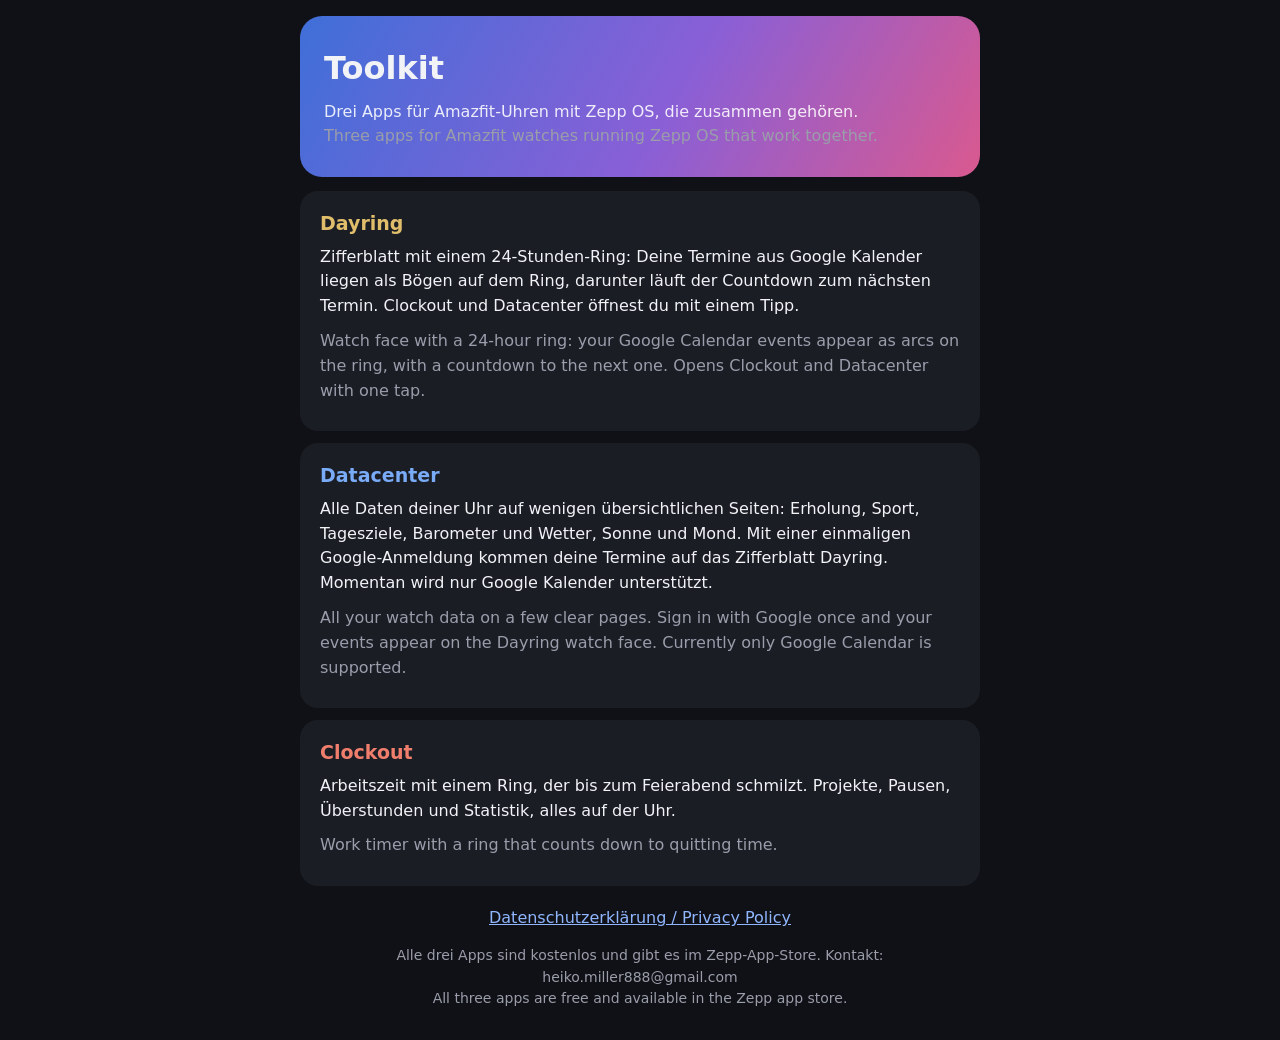
<file: index.html>
<!doctype html>
<html lang="de">
<head>
<meta charset="utf-8">
<meta name="viewport" content="width=device-width, initial-scale=1">
<title>Toolkit für Amazfit</title>
<meta name="description" content="Dayring, Datacenter und Clockout: drei Apps für Amazfit-Uhren mit Zepp OS.">
<link rel="stylesheet" href="stil.css">
</head>
<body>
<header class="kopf">
  <h1>Toolkit</h1>
  <p>Drei Apps für Amazfit-Uhren mit Zepp OS, die zusammen gehören.<br><span class="en">Three apps for Amazfit watches running Zepp OS that work together.</span></p>
</header>

<main>
  <section class="karte">
    <h2 style="color:#e0bd6a">Dayring</h2>
    <p>Zifferblatt mit einem 24-Stunden-Ring: Deine Termine aus Google Kalender liegen als Bögen auf dem Ring, darunter läuft der Countdown zum nächsten Termin. Clockout und Datacenter öffnest du mit einem Tipp.</p>
    <p class="en">Watch face with a 24-hour ring: your Google Calendar events appear as arcs on the ring, with a countdown to the next one. Opens Clockout and Datacenter with one tap.</p>
  </section>

  <section class="karte">
    <h2 style="color:#79abf7">Datacenter</h2>
    <p>Alle Daten deiner Uhr auf wenigen übersichtlichen Seiten: Erholung, Sport, Tagesziele, Barometer und Wetter, Sonne und Mond. Mit einer einmaligen Google-Anmeldung kommen deine Termine auf das Zifferblatt Dayring. Momentan wird nur Google Kalender unterstützt.</p>
    <p class="en">All your watch data on a few clear pages. Sign in with Google once and your events appear on the Dayring watch face. Currently only Google Calendar is supported.</p>
  </section>

  <section class="karte">
    <h2 style="color:#f07e6c">Clockout</h2>
    <p>Arbeitszeit mit einem Ring, der bis zum Feierabend schmilzt. Projekte, Pausen, Überstunden und Statistik, alles auf der Uhr.</p>
    <p class="en">Work timer with a ring that counts down to quitting time.</p>
  </section>

  <p class="links"><a href="datenschutz.html">Datenschutzerklärung / Privacy Policy</a></p>
  <p class="klein">Alle drei Apps sind kostenlos und gibt es im Zepp-App-Store. Kontakt: heiko.miller888@gmail.com<br><span class="en">All three apps are free and available in the Zepp app store.</span></p>
</main>
</body>
</html>
</file>
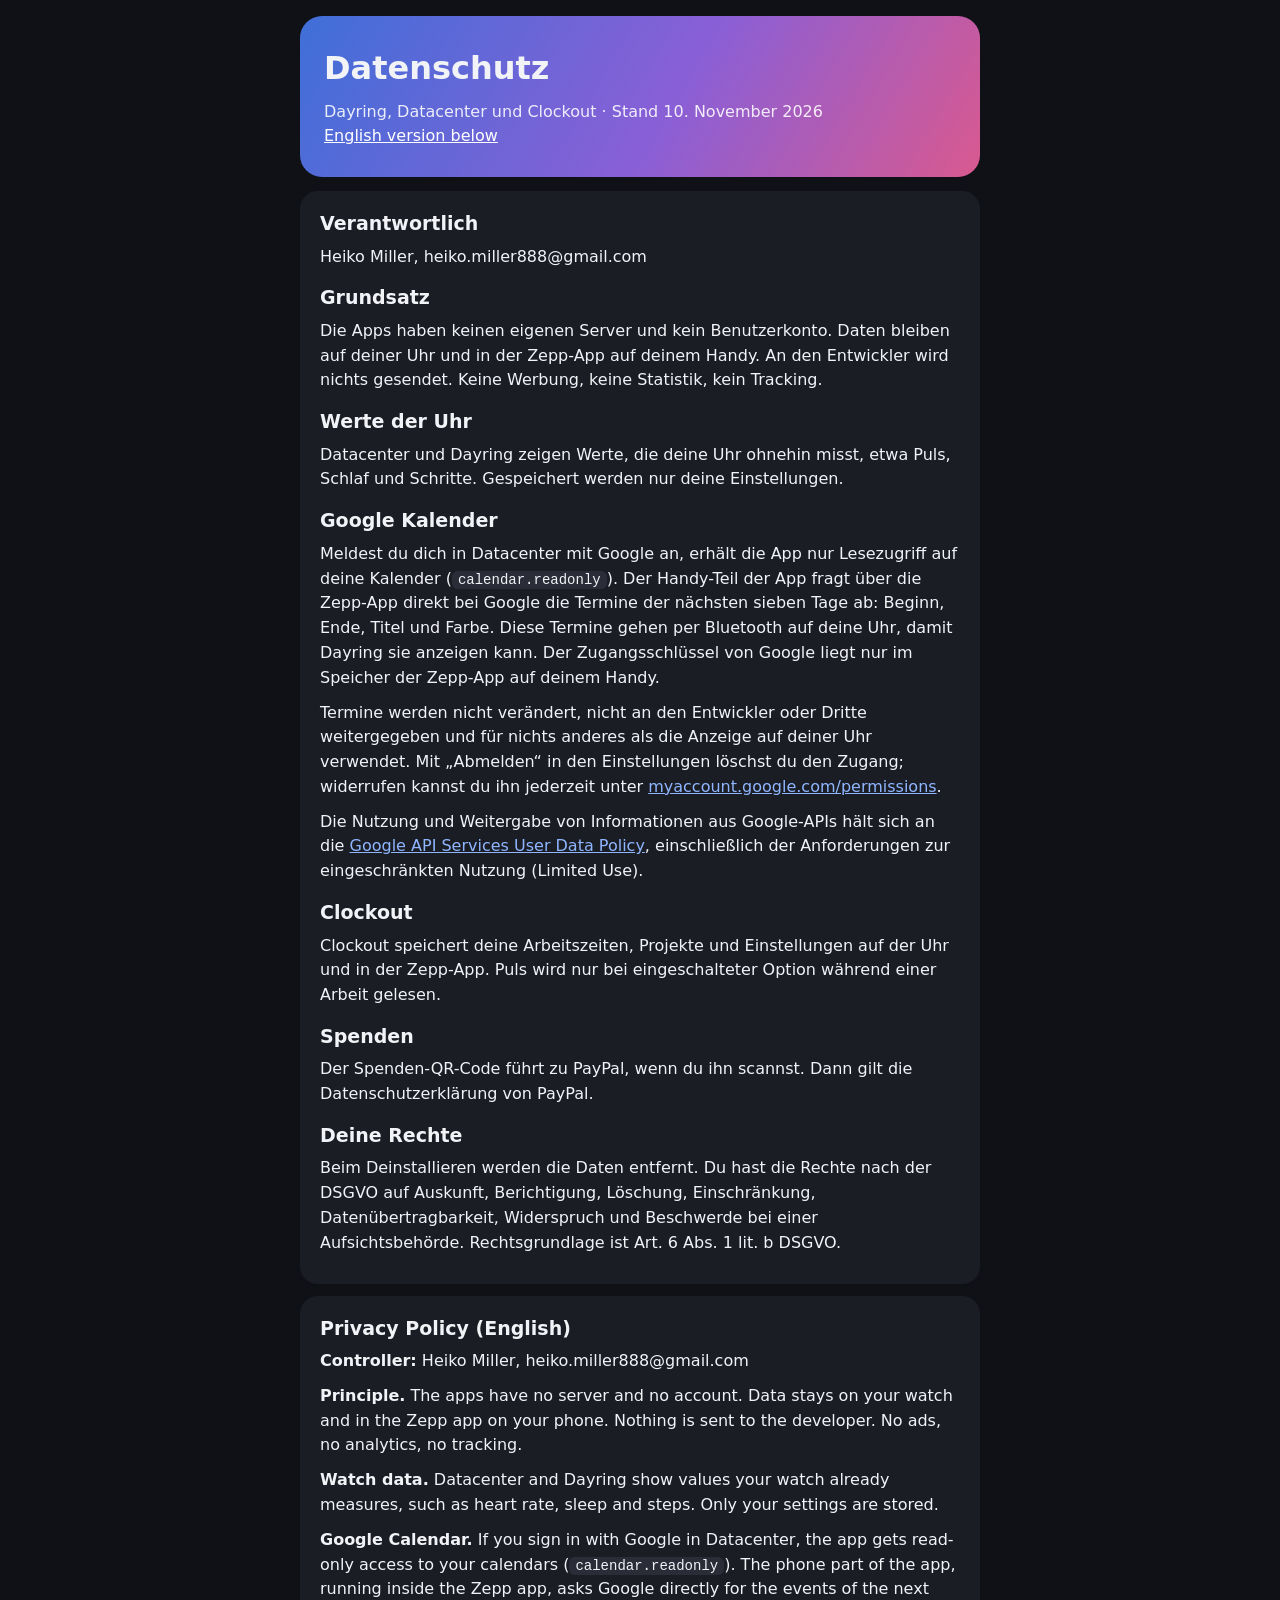
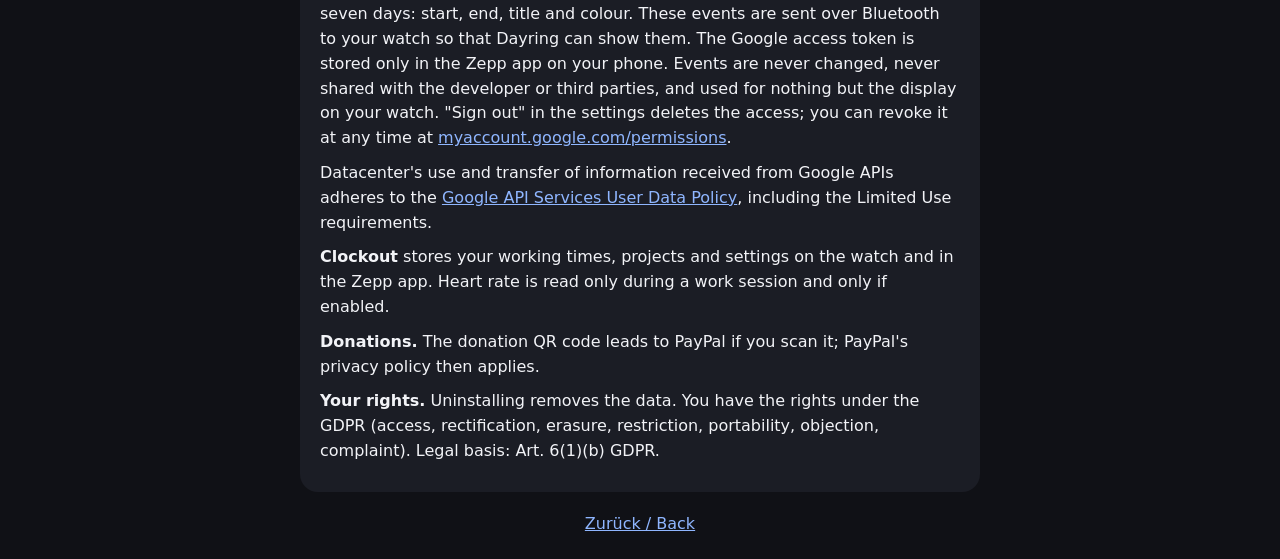
<file: datenschutz.html>
<!doctype html>
<html lang="de">
<head>
<meta charset="utf-8">
<meta name="viewport" content="width=device-width, initial-scale=1">
<title>Datenschutz – Toolkit</title>
<link rel="stylesheet" href="stil.css">
</head>
<body>
<header class="kopf">
  <h1>Datenschutz</h1>
  <p>Dayring, Datacenter und Clockout · Stand 10. November 2026<br><a href="#en">English version below</a></p>
</header>

<main>
  <section class="karte">
    <h2>Verantwortlich</h2>
    <p>Heiko Miller, heiko.miller888@gmail.com</p>

    <h2>Grundsatz</h2>
    <p>Die Apps haben keinen eigenen Server und kein Benutzerkonto. Daten bleiben auf deiner Uhr und in der Zepp-App auf deinem Handy. An den Entwickler wird nichts gesendet. Keine Werbung, keine Statistik, kein Tracking.</p>

    <h2>Werte der Uhr</h2>
    <p>Datacenter und Dayring zeigen Werte, die deine Uhr ohnehin misst, etwa Puls, Schlaf und Schritte. Gespeichert werden nur deine Einstellungen.</p>

    <h2>Google Kalender</h2>
    <p>Meldest du dich in Datacenter mit Google an, erhält die App nur Lesezugriff auf deine Kalender (<code>calendar.readonly</code>). Der Handy-Teil der App fragt über die Zepp-App direkt bei Google die Termine der nächsten sieben Tage ab: Beginn, Ende, Titel und Farbe. Diese Termine gehen per Bluetooth auf deine Uhr, damit Dayring sie anzeigen kann. Der Zugangsschlüssel von Google liegt nur im Speicher der Zepp-App auf deinem Handy.</p>
    <p>Termine werden nicht verändert, nicht an den Entwickler oder Dritte weitergegeben und für nichts anderes als die Anzeige auf deiner Uhr verwendet. Mit „Abmelden“ in den Einstellungen löschst du den Zugang; widerrufen kannst du ihn jederzeit unter <a href="https://myaccount.google.com/permissions">myaccount.google.com/permissions</a>.</p>
    <p>Die Nutzung und Weitergabe von Informationen aus Google-APIs hält sich an die <a href="https://developers.google.com/terms/api-services-user-data-policy">Google API Services User Data Policy</a>, einschließlich der Anforderungen zur eingeschränkten Nutzung (Limited Use).</p>

    <h2>Clockout</h2>
    <p>Clockout speichert deine Arbeitszeiten, Projekte und Einstellungen auf der Uhr und in der Zepp-App. Puls wird nur bei eingeschalteter Option während einer Arbeit gelesen.</p>

    <h2>Spenden</h2>
    <p>Der Spenden-QR-Code führt zu PayPal, wenn du ihn scannst. Dann gilt die Datenschutzerklärung von PayPal.</p>

    <h2>Deine Rechte</h2>
    <p>Beim Deinstallieren werden die Daten entfernt. Du hast die Rechte nach der DSGVO auf Auskunft, Berichtigung, Löschung, Einschränkung, Datenübertragbarkeit, Widerspruch und Beschwerde bei einer Aufsichtsbehörde. Rechtsgrundlage ist Art. 6 Abs. 1 lit. b DSGVO.</p>
  </section>

  <section class="karte" id="en">
    <h2>Privacy Policy (English)</h2>
    <p><b>Controller:</b> Heiko Miller, heiko.miller888@gmail.com</p>
    <p><b>Principle.</b> The apps have no server and no account. Data stays on your watch and in the Zepp app on your phone. Nothing is sent to the developer. No ads, no analytics, no tracking.</p>
    <p><b>Watch data.</b> Datacenter and Dayring show values your watch already measures, such as heart rate, sleep and steps. Only your settings are stored.</p>
    <p><b>Google Calendar.</b> If you sign in with Google in Datacenter, the app gets read-only access to your calendars (<code>calendar.readonly</code>). The phone part of the app, running inside the Zepp app, asks Google directly for the events of the next seven days: start, end, title and colour. These events are sent over Bluetooth to your watch so that Dayring can show them. The Google access token is stored only in the Zepp app on your phone. Events are never changed, never shared with the developer or third parties, and used for nothing but the display on your watch. "Sign out" in the settings deletes the access; you can revoke it at any time at <a href="https://myaccount.google.com/permissions">myaccount.google.com/permissions</a>.</p>
    <p>Datacenter's use and transfer of information received from Google APIs adheres to the <a href="https://developers.google.com/terms/api-services-user-data-policy">Google API Services User Data Policy</a>, including the Limited Use requirements.</p>
    <p><b>Clockout</b> stores your working times, projects and settings on the watch and in the Zepp app. Heart rate is read only during a work session and only if enabled.</p>
    <p><b>Donations.</b> The donation QR code leads to PayPal if you scan it; PayPal's privacy policy then applies.</p>
    <p><b>Your rights.</b> Uninstalling removes the data. You have the rights under the GDPR (access, rectification, erasure, restriction, portability, objection, complaint). Legal basis: Art. 6(1)(b) GDPR.</p>
  </section>

  <p class="links"><a href="index.html">Zurück / Back</a></p>
</main>
</body>
</html>
</file>
<file: stil.css>
:root { color-scheme: dark; }
* { box-sizing: border-box; }
body { margin: 0; background: #101116; color: #f2f3f7; font: 16px/1.55 system-ui, -apple-system, "Segoe UI", Roboto, sans-serif; padding: 16px; }
.kopf, main { max-width: 680px; margin: 0 auto; }
.kopf { background: linear-gradient(120deg, #3f6fd8 0%, #8a5fd6 55%, #d9598f 100%); border-radius: 22px; padding: 28px 24px; margin-bottom: 14px; }
.kopf h1 { margin: 0 0 6px; font-size: 32px; }
.kopf p { margin: 0; color: #ffffffe0; }
.kopf a { color: #fff; }
.karte { background: #1b1d25; border-radius: 18px; padding: 18px 20px; margin-bottom: 12px; }
.karte h2 { margin: 14px 0 6px; font-size: 19px; }
.karte h2:first-child { margin-top: 0; }
.karte p { margin: 0 0 10px; }
.en { color: #9a9daa; }
a { color: #8fb6ff; }
code { background: #2a2d38; padding: 1px 6px; border-radius: 6px; font-size: 14px; }
.links { text-align: center; margin: 20px 0 6px; }
.klein { text-align: center; color: #9a9daa; font-size: 14px; }
</file>
